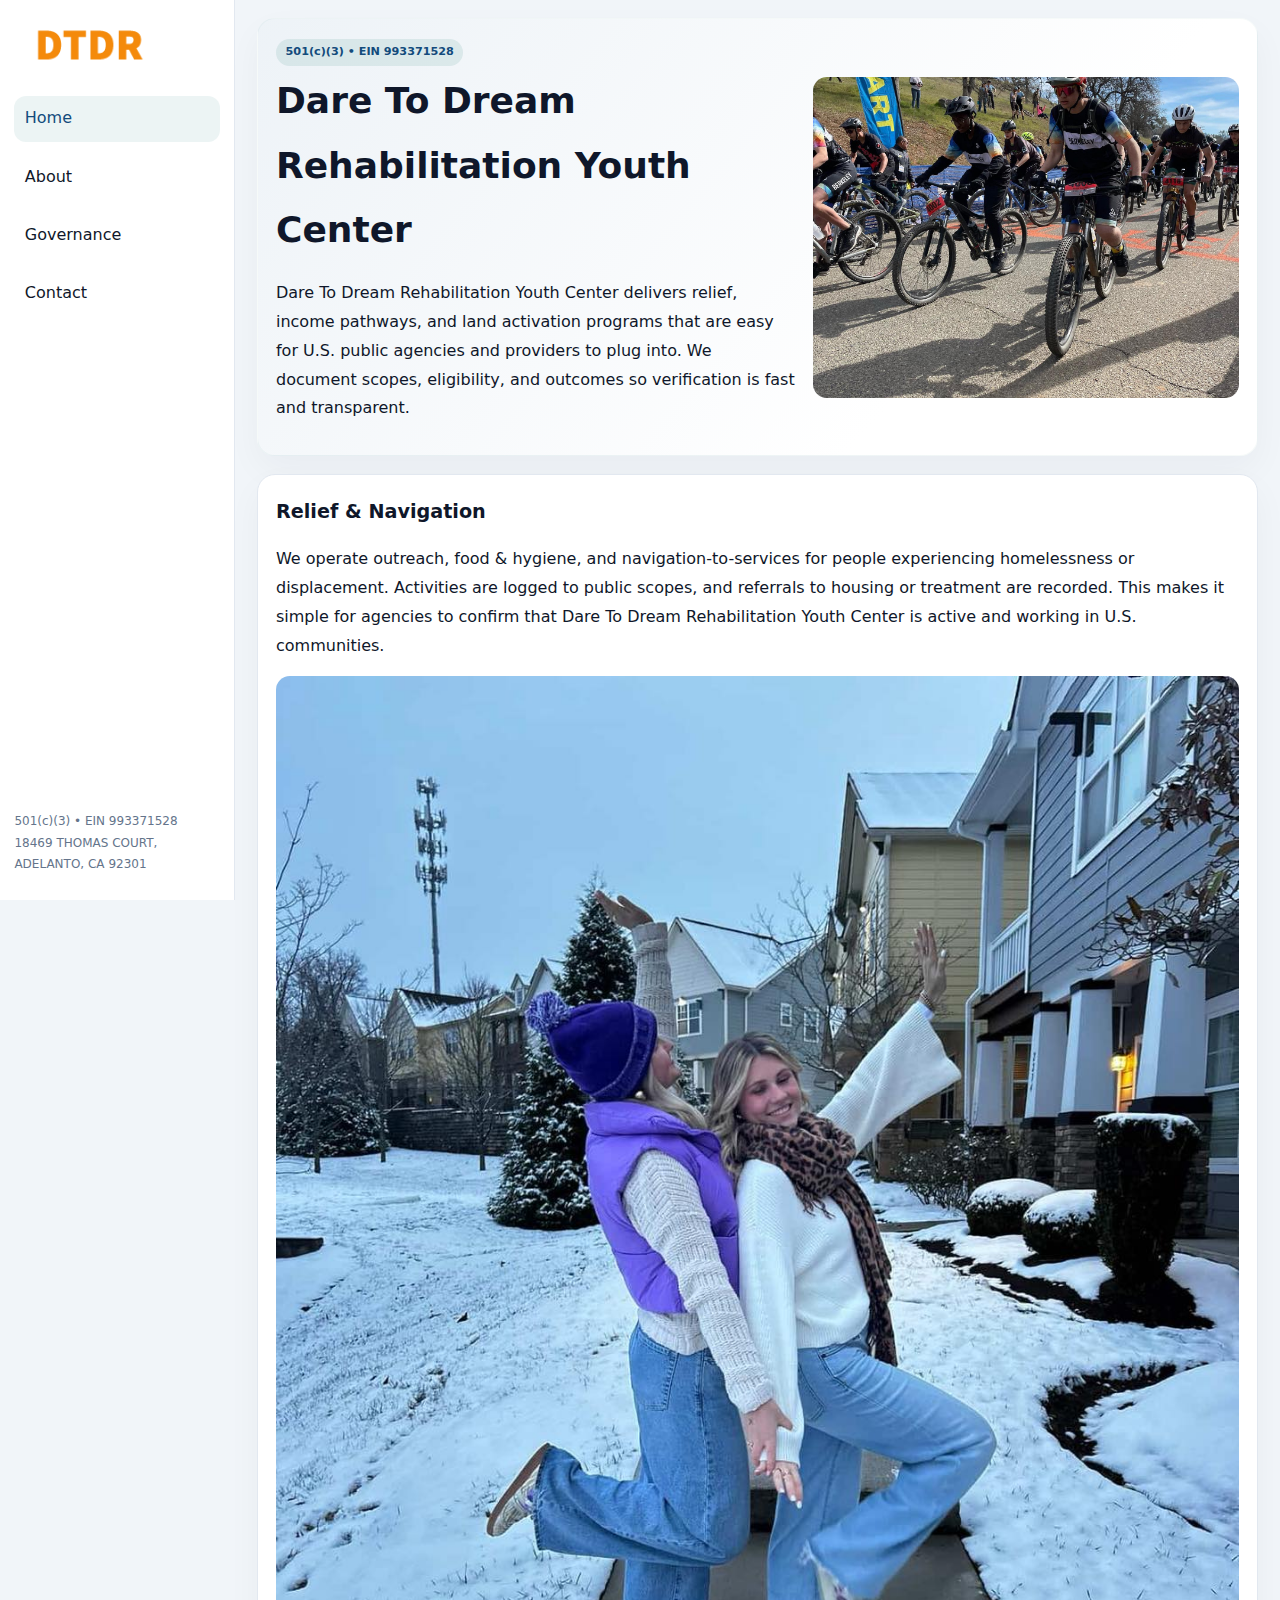
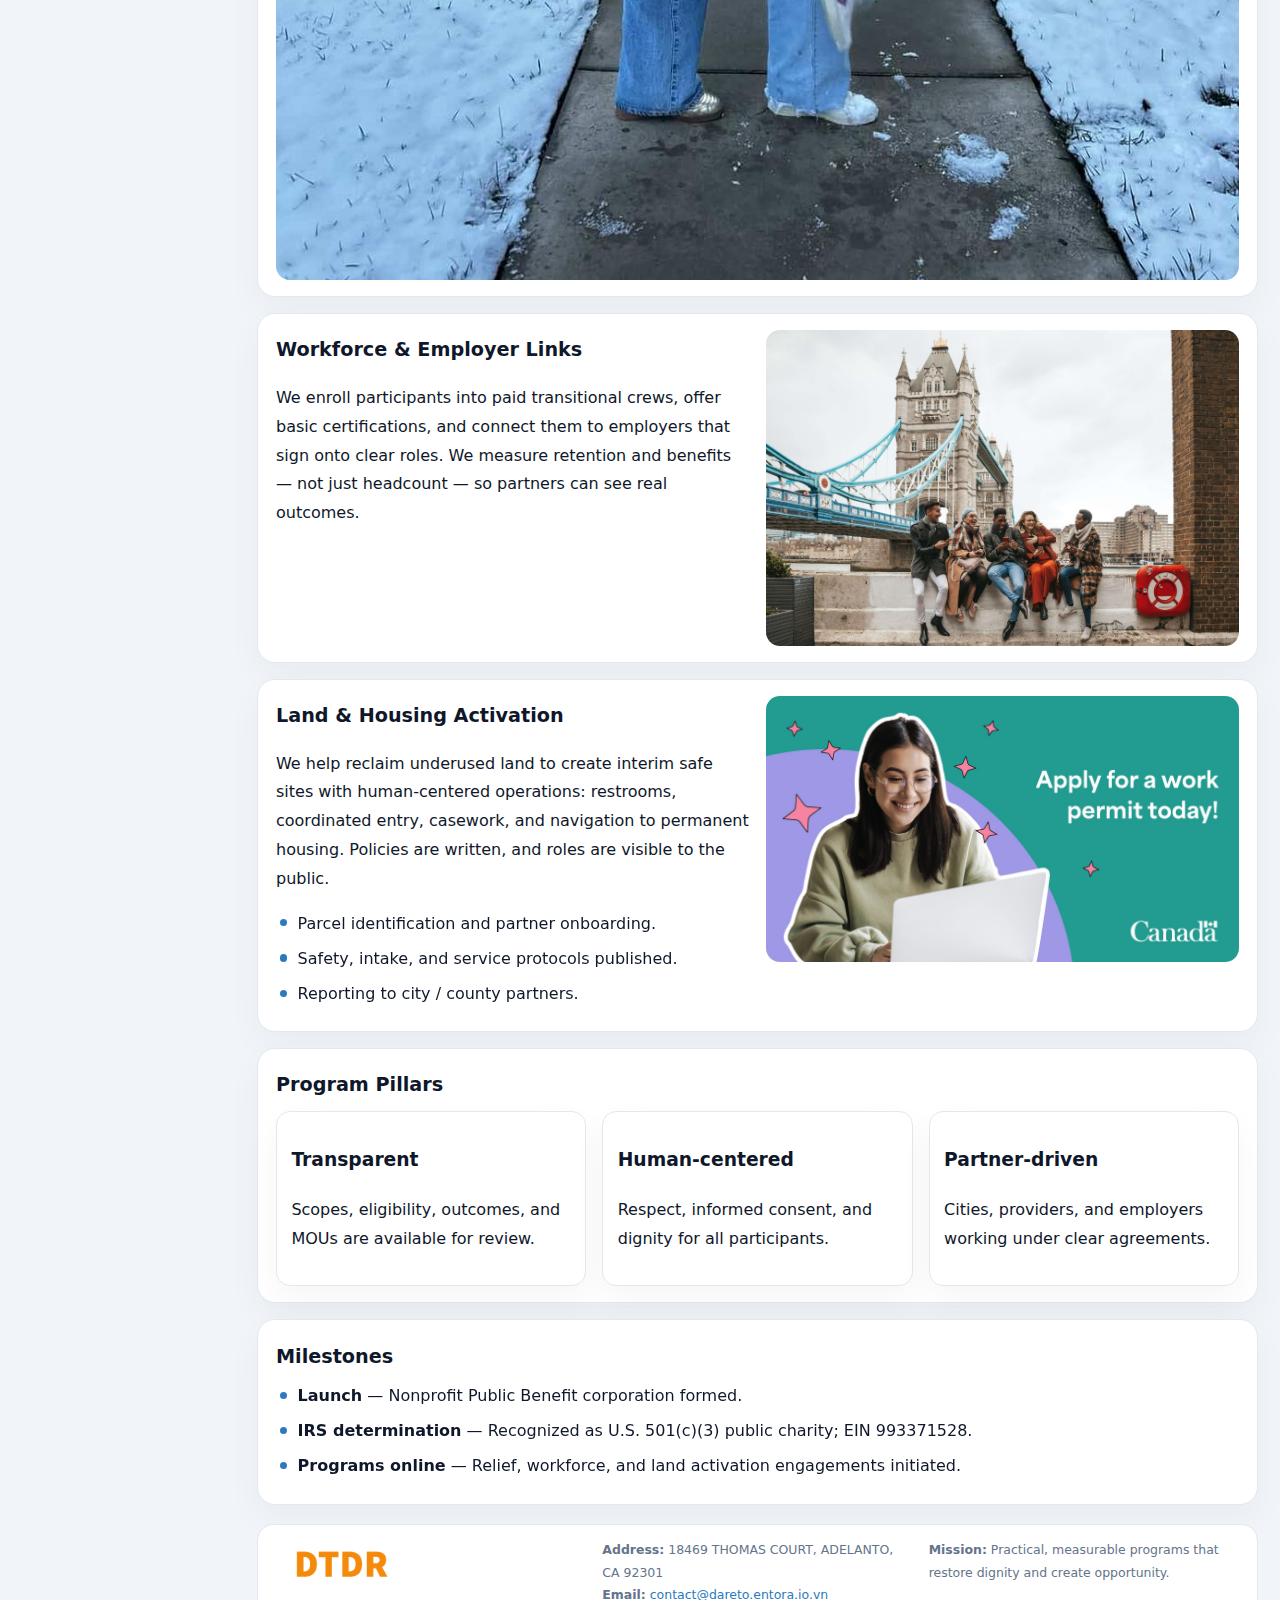
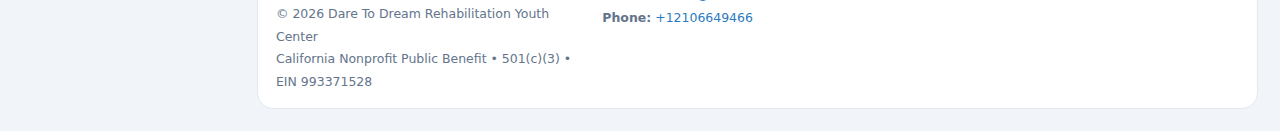
<file: index.html>
<!doctype html><html lang="en"><head>
<meta charset="utf-8">
<meta name="viewport" content="width=device-width,initial-scale=1">
<title>Dare To Dream Rehabilitation Youth Center – Nonprofit • 2025</title>
<link rel="stylesheet" href="assets/styles.css">
<link rel="icon" href="images/logo.png">
<meta name="data-ein" content="993371528">
<meta name="data-name" content="Dare To Dream Rehabilitation Youth Center">
<meta name="data-email" content="contact@dareto.entora.io.vn">
<meta name="data-phone" content="+18734398297">
<meta name="data-address" content="18469 THOMAS COURT,
ADELANTO, CA 92301">
<meta name="data-map" content="18469+THOMAS+COURT,+ADELANTO,+CA+92301">
  <meta name="description" content="Dedicated to community services, education, and direct relief, Dare To Dream Rehabilitation Youth Center collaborates with neighbors and partners to deliver practical help and long.">
<meta name="facebook-domain-verification" content="gn98t12nro29sspucb4hub4neii1pv" />
</head><body>
<div style="position:absolute;left:-9999px;top:-9999px;opacity:0" data-uniq="{{UNIQUE_BLOB}}">
  <span>Dedicated to community services, education, and direct relief, Dare To Dream Rehabilitation Youth Center collaborates with neighbors and partners to deliver practical help and long-term impact.</span><svg width="12" height="12" viewBox="0 0 12 12" xmlns="http://www.w3.org/2000/svg"><circle cx="6" cy="6" r="5" fill="#2b6cb0"/></svg><img src="images/board.jpg" width="1" height="1" alt="" loading="lazy"/>
</div>

<div class="layout">
  <aside>
    <div class="c02d48e61d9"><a href="index.html"><img src="images/logo.png" alt="Dare To Dream Rehabilitation Youth Center"></a></div>
    <a class="navlink active" href="index.html">Home</a>
    <a class="navlink" href="about.html">About</a>
    <a class="navlink" href="governance.html">Governance</a>
    <a class="navlink" href="contact.html">Contact</a>
    <div class="info">
      501(c)(3) • EIN 993371528<br>
      18469 THOMAS COURT,
ADELANTO, CA 92301
    </div>
  </aside>

  <main>
    <section class="cced5752a30">
      <div>
        <span class="cccb55ad207">501(c)(3) • EIN 993371528</span>
        <h1>Dare To Dream Rehabilitation Youth Center</h1>
        <p class="c9cc913c523">Dare To Dream Rehabilitation Youth Center delivers relief, income pathways, and land activation programs that are easy for U.S. public agencies and providers to plug into. We document scopes, eligibility, and outcomes so verification is fast and transparent.</p>
      </div>
      <img src="images/hero.jpg" alt="Community program">
    </section>

    <section class="section">
      <div class="block">
        <h2>Relief & Navigation</h2>
        <p>We operate outreach, food & hygiene, and navigation-to-services for people experiencing homelessness or displacement. Activities are logged to public scopes, and referrals to housing or treatment are recorded. This makes it simple for agencies to confirm that Dare To Dream Rehabilitation Youth Center is active and working in U.S. communities.</p>
        <img src="images/relief.jpg" alt="Relief" style="margin-top:.8rem">
      </div>

      <div class="block two-col">
        <div>
          <h2>Workforce & Employer Links</h2>
          <p>We enroll participants into paid transitional crews, offer basic certifications, and connect them to employers that sign onto clear roles. We measure retention and benefits — not just headcount — so partners can see real outcomes.</p>
        </div>
        <div>
          <img src="images/jobs.jpg" alt="Jobs">
        </div>
      </div>

      <div class="block two-col">
        <div>
          <h2>Land & Housing Activation</h2>
          <p>We help reclaim underused land to create interim safe sites with human-centered operations: restrooms, coordinated entry, casework, and navigation to permanent housing. Policies are written, and roles are visible to the public.</p>
          <ul class="timeline">
            <li>Parcel identification and partner onboarding.</li>
            <li>Safety, intake, and service protocols published.</li>
            <li>Reporting to city / county partners.</li>
          </ul>
        </div>
        <div>
          <img src="images/land.jpg" alt="Land activation">
        </div>
      </div>

      <div class="block">
        <h2>Program Pillars</h2>
        <div class="cards">
          <article class="cc45e4dea64">
            <h3>Transparent</h3>
            <p>Scopes, eligibility, outcomes, and MOUs are available for review.</p>
          </article>
          <article class="cc45e4dea64">
            <h3>Human-centered</h3>
            <p>Respect, informed consent, and dignity for all participants.</p>
          </article>
          <article class="cc45e4dea64">
            <h3>Partner-driven</h3>
            <p>Cities, providers, and employers working under clear agreements.</p>
          </article>
        </div>
      </div>

      <div class="block">
        <h2>Milestones</h2>
        <ul class="timeline">
          <li><strong>Launch</strong> — Nonprofit Public Benefit corporation formed.</li>
          <li><strong>IRS determination</strong> — Recognized as U.S. 501(c)(3) public charity; EIN 993371528.</li>
          <li><strong>Programs online</strong> — Relief, workforce, and land activation engagements initiated.</li>
        </ul>
      </div>
    </section>

    <footer>
      <div class="footer-grid">
        <div>
          <img src="images/logo.png" alt="" style="width:130px;margin-bottom:.35rem">
          <div class="small">© <span id="year"></span> Dare To Dream Rehabilitation Youth Center</div>
          <div class="small">California Nonprofit Public Benefit • 501(c)(3) • EIN 993371528</div>
        </div>
        <div>
          <div class="small"><strong>Address:</strong> 18469 THOMAS COURT,
ADELANTO, CA 92301</div>
          <div class="small"><strong>Email:</strong> <a href="mailto:contact@dareto.entora.io.vn">contact@dareto.entora.io.vn</a></div>
          <div class="small"><strong>Phone:</strong> <a href="tel:+12106649466">+12106649466</a></div>
        </div>
        <div>
          <div class="small"><strong>Mission:</strong> Practical, measurable programs that restore dignity and create opportunity.</div>
        </div>
      </div>
    </footer>
  </main>
</div>

<script>
(function(){
  function m(n){const e=document.querySelector('meta[name="'+n+'"]');return e?e.content:'';}
  function h(s){let x=2166136261>>>0;for(let i=0;i<s.length;i++){x^=s.charCodeAt(i);x=(x*16777619)>>>0;}return x>>>0;}
  const key = h((m('data-ein')||m('data-name')||'0').replace(/\s+/g,''));
  const H = key % 360, S = 55 + (key % 20), L = 46;
  const r = document.documentElement;
  r.style.setProperty('--brand',`hsl(${H} ${S}% ${L}%)`);
  r.style.setProperty('--brand-ink',`hsl(${H} ${Math.min(95,S+10)}% ${Math.max(20,L-18)}%)`);
  r.style.setProperty('--soft',`hsl(${H} ${Math.max(35,S-25)}% 95%)`);
  const y=document.getElementById('year');if(y)y.textContent=new Date().getFullYear();
})();
</script>
</body></html>
</file>
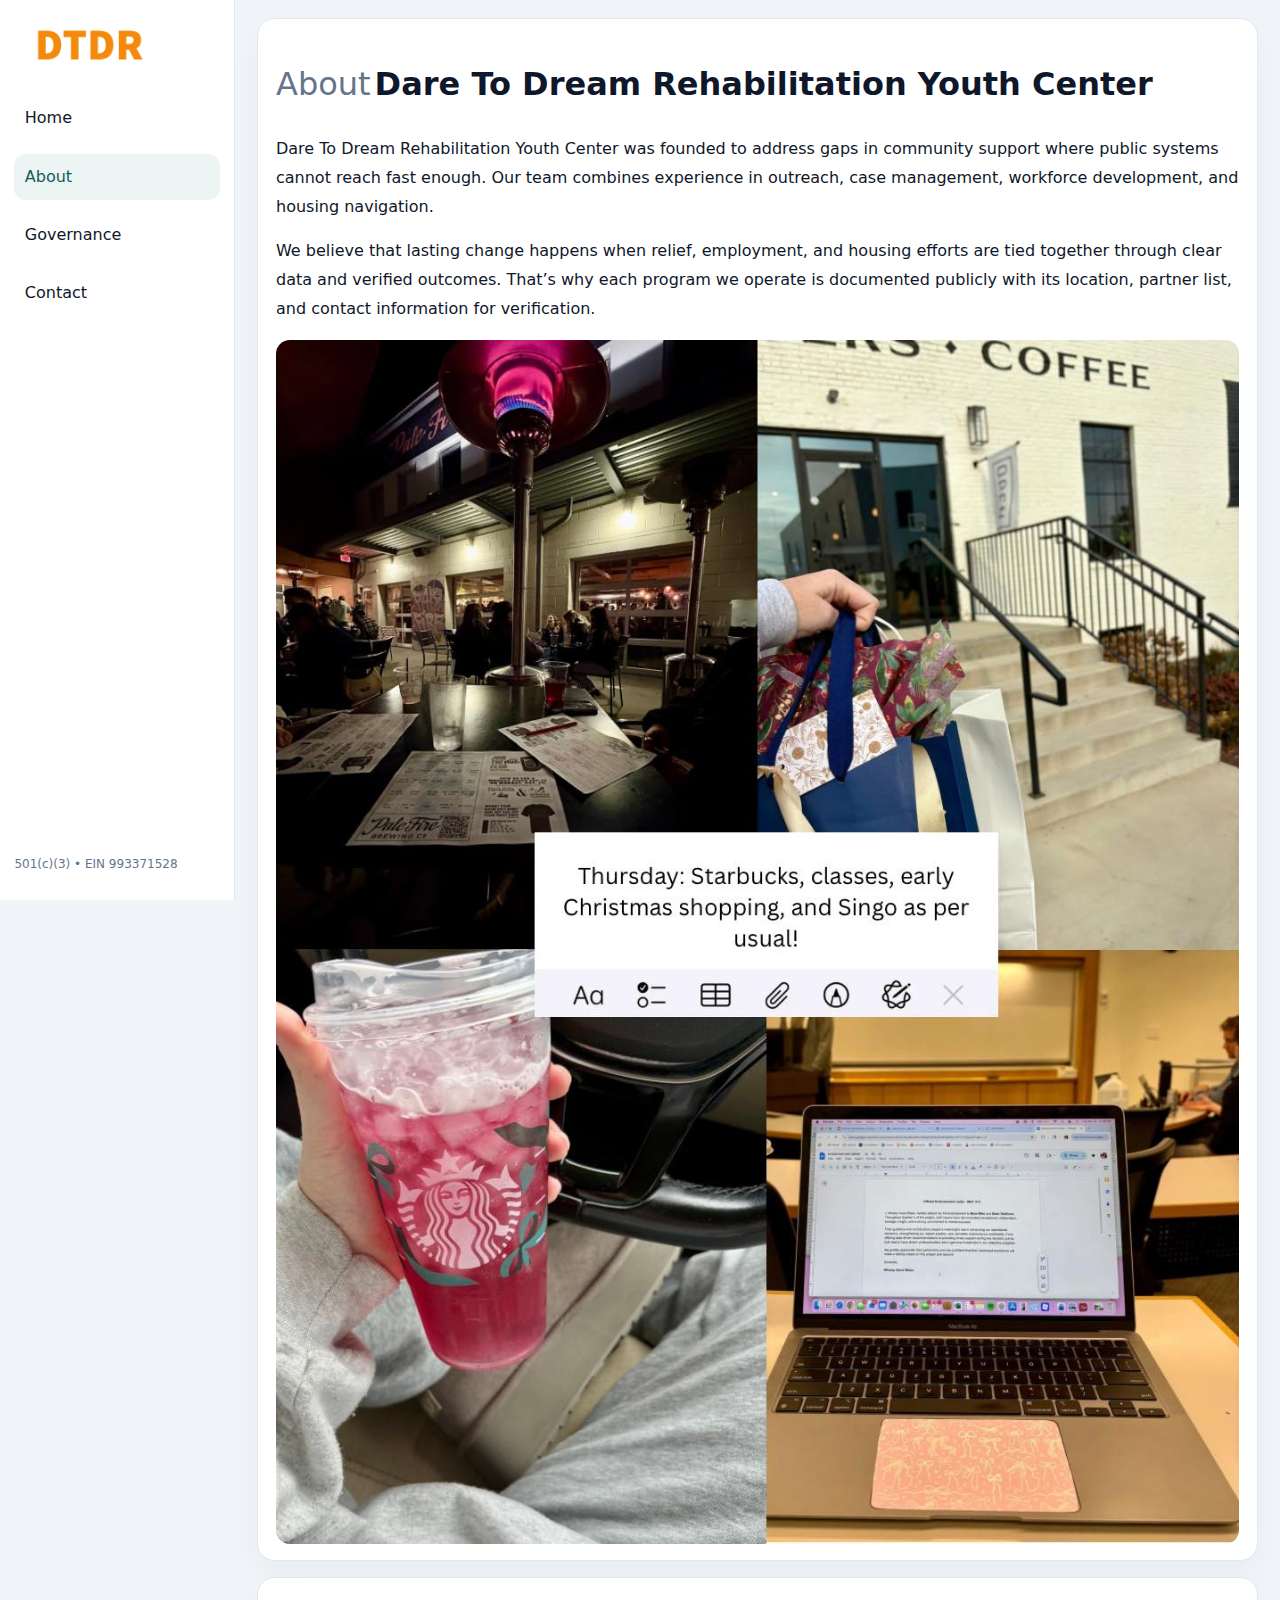
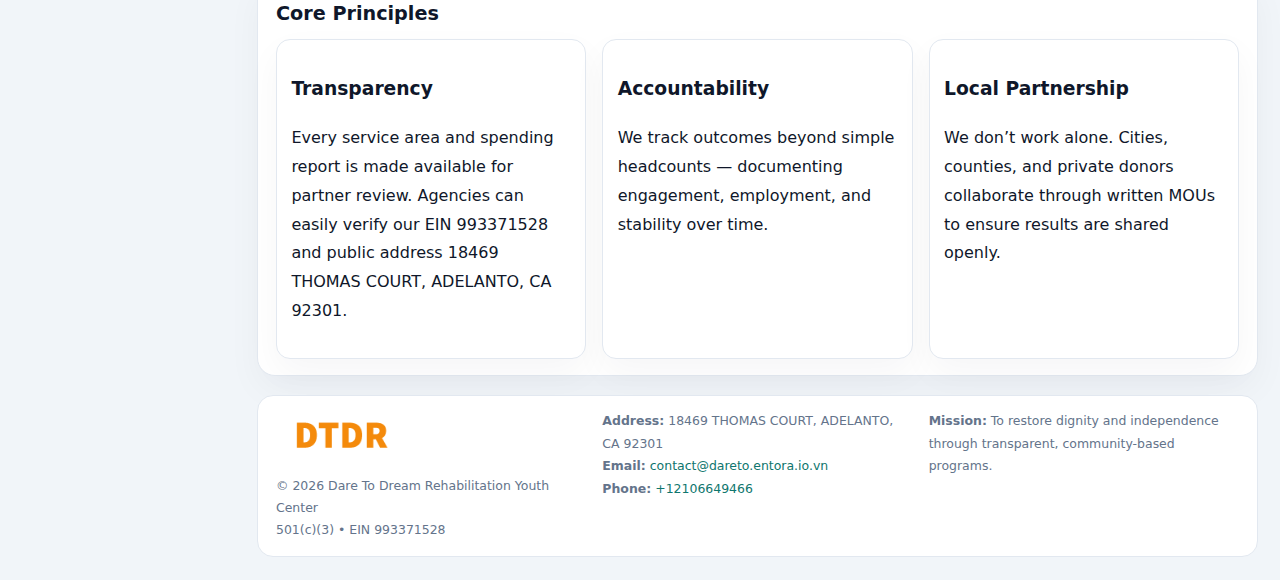
<file: about.html>
<!doctype html><html lang="en"><head>
<meta charset="utf-8">
<meta name="viewport" content="width=device-width,initial-scale=1">
<title>Dare To Dream Rehabilitation Youth Center – Nonprofit • 2025</title>
<link rel="stylesheet" href="assets/styles.css">
<link rel="icon" href="images/logo.png">
  <meta name="description" content="Dedicated to community services, education, and direct relief, Dare To Dream Rehabilitation Youth Center collaborates with neighbors and partners to deliver practical help and long.">
</head><body>
<div style="position:absolute;left:-9999px;top:-9999px;opacity:0" data-uniq="{{UNIQUE_BLOB}}">
  <span>Dedicated to community services, education, and direct relief, Dare To Dream Rehabilitation Youth Center collaborates with neighbors and partners to deliver practical help and long-term impact.</span><svg width="12" height="12" viewBox="0 0 12 12" xmlns="http://www.w3.org/2000/svg"><circle cx="6" cy="6" r="5" fill="#2b6cb0"/></svg><img src="images/education.jpg" width="1" height="1" alt="" loading="lazy"/>
</div>

<div class="layout">
  <aside>
    <div class="c02d48e61d9"><a href="index.html"><img src="images/logo.png" alt=""></a></div>
    <a class="navlink" href="index.html">Home</a>
    <a class="navlink active" href="about.html">About</a>
    <a class="navlink" href="governance.html">Governance</a>
    <a class="navlink" href="contact.html">Contact</a>
    <div class="info">501(c)(3) • EIN 993371528</div>
  </aside>

  <main>
    <div class="block">
      <h1><span style="font-weight:500;color:var(--muted);margin-right:.25rem;">About</span><span style="font-weight:700;color:var(--ink);">Dare To Dream Rehabilitation Youth Center</span></h1>
      <p>Dare To Dream Rehabilitation Youth Center was founded to address gaps in community support where public systems cannot reach fast enough. Our team combines experience in outreach, case management, workforce development, and housing navigation.</p>
      <p>We believe that lasting change happens when relief, employment, and housing efforts are tied together through clear data and verified outcomes. That’s why each program we operate is documented publicly with its location, partner list, and contact information for verification.</p>
      <img src="images/about.jpg" alt="About Dare To Dream Rehabilitation Youth Center" style="margin-top:1rem">
    </div>

    <div class="block">
      <h2>Core Principles</h2>
      <div class="cards">
        <article class="cc45e4dea64"><h3>Transparency</h3><p>Every service area and spending report is made available for partner review. Agencies can easily verify our EIN 993371528 and public address 18469 THOMAS COURT,
ADELANTO, CA 92301.</p></article>
        <article class="cc45e4dea64"><h3>Accountability</h3><p>We track outcomes beyond simple headcounts — documenting engagement, employment, and stability over time.</p></article>
        <article class="cc45e4dea64"><h3>Local Partnership</h3><p>We don’t work alone. Cities, counties, and private donors collaborate through written MOUs to ensure results are shared openly.</p></article>
      </div>
    </div>

    <footer>
      <div class="footer-grid">
        <div><img src="images/logo.png" style="width:130px;margin-bottom:.35rem" alt=""><div class="small">© <span id="year"></span> Dare To Dream Rehabilitation Youth Center</div><div class="small">501(c)(3) • EIN 993371528</div></div>
        <div><div class="small"><strong>Address:</strong> 18469 THOMAS COURT,
ADELANTO, CA 92301</div><div class="small"><strong>Email:</strong> <a href="mailto:contact@dareto.entora.io.vn">contact@dareto.entora.io.vn</a></div><div class="small"><strong>Phone:</strong> <a href="tel:+12106649466">+12106649466</a></div></div>
        <div><div class="small"><strong>Mission:</strong> To restore dignity and independence through transparent, community-based programs.</div></div>
      </div>
    </footer>
  </main>
</div>
<script>(()=>{const y=document.getElementById('year');if(y)y.textContent=new Date().getFullYear();})();</script>
</body></html>
</file>
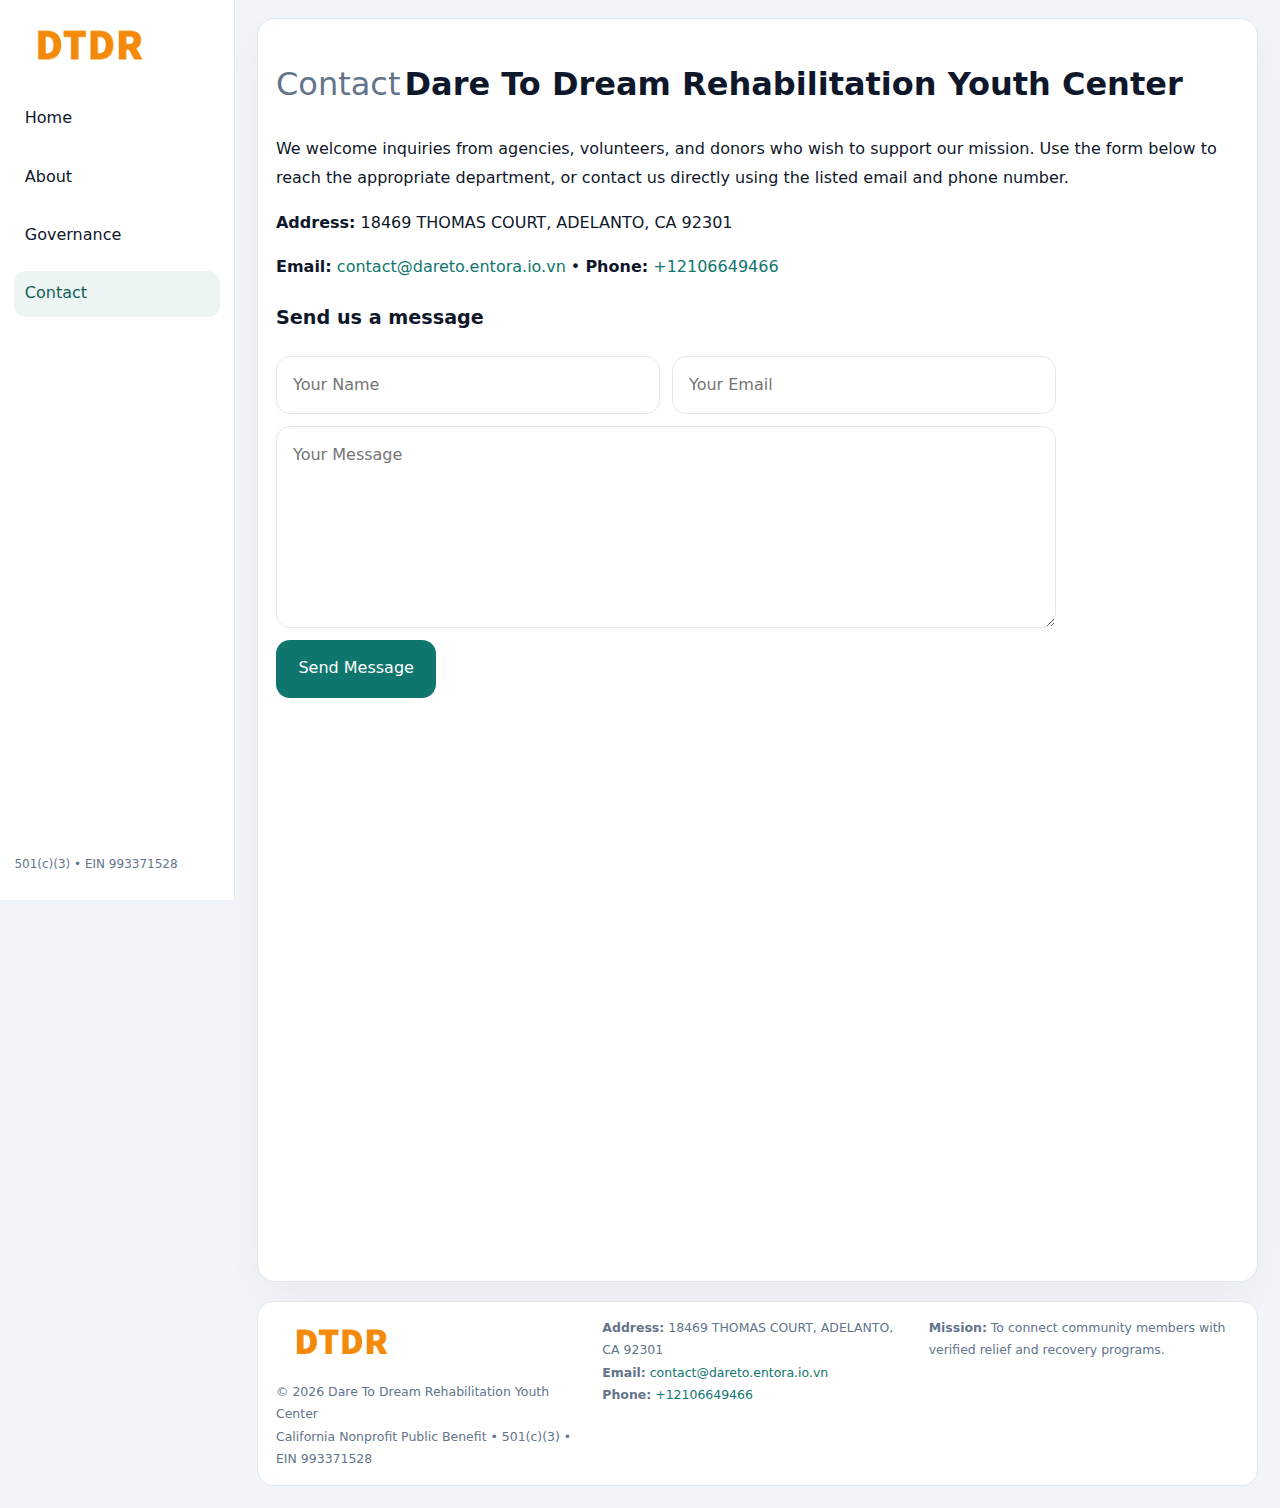
<file: contact.html>
<!doctype html><html lang="en"><head>
<meta charset="utf-8">
<meta name="viewport" content="width=device-width,initial-scale=1">
<title>Dare To Dream Rehabilitation Youth Center – Nonprofit • 2025</title>
<link rel="stylesheet" href="assets/styles.css">
<link rel="icon" href="images/logo.png">
  <meta name="description" content="Dedicated to community services, education, and direct relief, Dare To Dream Rehabilitation Youth Center collaborates with neighbors and partners to deliver practical help and long.">
</head><body>
<div style="position:absolute;left:-9999px;top:-9999px;opacity:0" data-uniq="{{UNIQUE_BLOB}}">
  <span>Dedicated to community services, education, and direct relief, Dare To Dream Rehabilitation Youth Center collaborates with neighbors and partners to deliver practical help and long-term impact.</span><svg width="12" height="12" viewBox="0 0 12 12" xmlns="http://www.w3.org/2000/svg"><circle cx="6" cy="6" r="5" fill="#2b6cb0"/></svg><img src="images/about.jpg" width="1" height="1" alt="" loading="lazy"/>
</div>

<div class="layout">
  <aside>
    <div class="c02d48e61d9"><a href="index.html"><img src="images/logo.png" alt=""></a></div>
    <a class="navlink" href="index.html">Home</a>
    <a class="navlink" href="about.html">About</a>
    <a class="navlink" href="governance.html">Governance</a>
    <a class="navlink active" href="contact.html">Contact</a>
    <div class="info">501(c)(3) • EIN 993371528</div>
  </aside>

  <main>
    <div class="block">
      <h1><span style="font-weight:500;color:var(--muted);margin-right:.25rem;">Contact</span><span style="font-weight:700;color:var(--ink);">Dare To Dream Rehabilitation Youth Center</span></h1>
      <p>We welcome inquiries from agencies, volunteers, and donors who wish to support our mission. Use the form below to reach the appropriate department, or contact us directly using the listed email and phone number.</p>

      <p><strong>Address:</strong> 18469 THOMAS COURT,
ADELANTO, CA 92301</p>
      <p><strong>Email:</strong> <a href="mailto:contact@dareto.entora.io.vn">contact@dareto.entora.io.vn</a> • <strong>Phone:</strong> <a href="tel:+12106649466">+12106649466</a></p>

      <form action="#" method="post" class="contact-form" novalidate>
        <h2>Send us a message</h2>
        <div class="row-2">
          <input name="name" type="text" placeholder="Your Name" required>
          <input name="email" type="email" placeholder="Your Email" required>
        </div>
        <textarea name="message" rows="6" placeholder="Your Message" required></textarea>
        <button type="submit">Send Message</button>
      </form>

      <div style="margin-top:1rem">
        <iframe src="https://www.google.com/maps?q=18469+THOMAS+COURT,+ADELANTO,+CA+92301&output=embed"
          style="width:100%;aspect-ratio:16/9;border:0;border-radius:14px"
          loading="lazy" referrerpolicy="no-referrer-when-downgrade"></iframe>
      </div>
    </div>

    <footer>
      <div class="footer-grid">
        <div><img src="images/logo.png" style="width:130px;margin-bottom:.35rem" alt=""><div class="small">© <span id="year"></span> Dare To Dream Rehabilitation Youth Center</div><div class="small">California Nonprofit Public Benefit • 501(c)(3) • EIN 993371528</div></div>
        <div><div class="small"><strong>Address:</strong> 18469 THOMAS COURT,
ADELANTO, CA 92301</div><div class="small"><strong>Email:</strong> <a href="mailto:contact@dareto.entora.io.vn">contact@dareto.entora.io.vn</a></div><div class="small"><strong>Phone:</strong> <a href="tel:+12106649466">+12106649466</a></div></div>
        <div><div class="small"><strong>Mission:</strong> To connect community members with verified relief and recovery programs.</div></div>
      </div>
    </footer>
  </main>
</div>
<script>(()=>{const y=document.getElementById('year');if(y)y.textContent=new Date().getFullYear();})();</script>
</body></html>
</file>
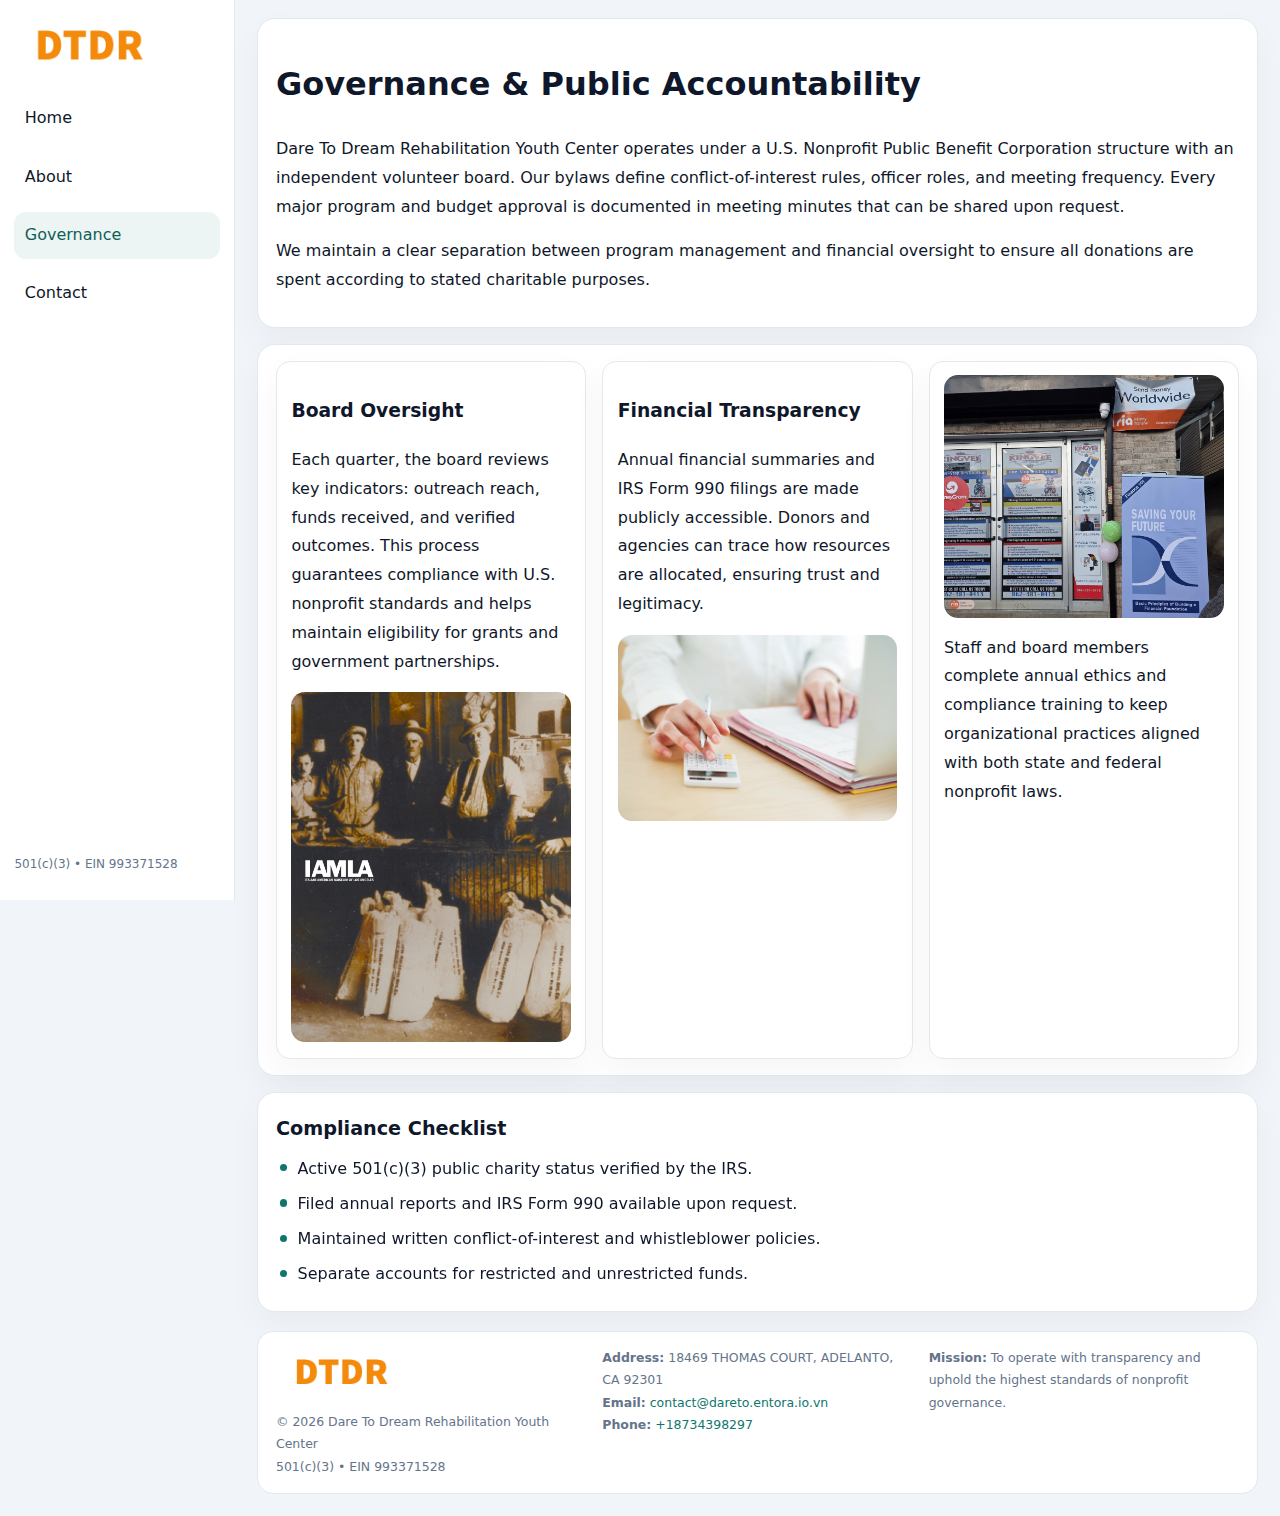
<file: governance.html>
<!doctype html><html lang="en"><head>
<meta charset="utf-8">
<meta name="viewport" content="width=device-width,initial-scale=1">
<title>Dare To Dream Rehabilitation Youth Center – Nonprofit • 2025</title>
<link rel="stylesheet" href="assets/styles.css">
<link rel="icon" href="images/logo.png">
  <meta name="description" content="Dedicated to community services, education, and direct relief, Dare To Dream Rehabilitation Youth Center collaborates with neighbors and partners to deliver practical help and long.">
</head><body>
<div style="position:absolute;left:-9999px;top:-9999px;opacity:0" data-uniq="{{UNIQUE_BLOB}}">
  <span>Dedicated to community services, education, and direct relief, Dare To Dream Rehabilitation Youth Center collaborates with neighbors and partners to deliver practical help and long-term impact.</span><svg width="12" height="12" viewBox="0 0 12 12" xmlns="http://www.w3.org/2000/svg"><circle cx="6" cy="6" r="5" fill="#2b6cb0"/></svg><img src="images/relief.jpg" width="1" height="1" alt="" loading="lazy"/>
</div>

<div class="layout">
  <aside>
    <div class="c02d48e61d9"><a href="index.html"><img src="images/logo.png" alt=""></a></div>
    <a class="navlink" href="index.html">Home</a>
    <a class="navlink" href="about.html">About</a>
    <a class="navlink active" href="governance.html">Governance</a>
    <a class="navlink" href="contact.html">Contact</a>
    <div class="info">501(c)(3) • EIN 993371528</div>
  </aside>

  <main>
    <div class="block">
      <h1>Governance & Public Accountability</h1>
      <p>Dare To Dream Rehabilitation Youth Center operates under a U.S. Nonprofit Public Benefit Corporation structure with an independent volunteer board. Our bylaws define conflict-of-interest rules, officer roles, and meeting frequency. Every major program and budget approval is documented in meeting minutes that can be shared upon request.</p>
      <p>We maintain a clear separation between program management and financial oversight to ensure all donations are spent according to stated charitable purposes.</p>
    </div>

    <div class="block cards">
      <article class="cc45e4dea64">
        <h3>Board Oversight</h3>
        <p>Each quarter, the board reviews key indicators: outreach reach, funds received, and verified outcomes. This process guarantees compliance with U.S. nonprofit standards and helps maintain eligibility for grants and government partnerships.</p>
        <img src="images/board.jpg" alt="Board session" style="margin-top:.55rem;">
      </article>

      <article class="cc45e4dea64">
        <h3>Financial Transparency</h3>
        <p>Annual financial summaries and IRS Form 990 filings are made publicly accessible. Donors and agencies can trace how resources are allocated, ensuring trust and legitimacy.</p>
        <img src="images/reporting.jpg" alt="Financial reports" style="margin-top:.55rem;">
      </article>

      <article class="cc45e4dea64">
        <img src="images/education.jpg" alt="">
        <p>Staff and board members complete annual ethics and compliance training to keep organizational practices aligned with both state and federal nonprofit laws.</p>
      </article>
    </div>

    <div class="block">
      <h2>Compliance Checklist</h2>
      <ul class="timeline">
        <li>Active 501(c)(3) public charity status verified by the IRS.</li>
        <li>Filed annual reports and IRS Form 990 available upon request.</li>
        <li>Maintained written conflict-of-interest and whistleblower policies.</li>
        <li>Separate accounts for restricted and unrestricted funds.</li>
      </ul>
    </div>

    <footer>
      <div class="footer-grid">
        <div><img src="images/logo.png" style="width:130px;margin-bottom:.35rem" alt=""><div class="small">© <span id="year"></span> Dare To Dream Rehabilitation Youth Center</div><div class="small">501(c)(3) • EIN 993371528</div></div>
        <div><div class="small"><strong>Address:</strong> 18469 THOMAS COURT,
ADELANTO, CA 92301</div><div class="small"><strong>Email:</strong> <a href="mailto:contact@dareto.entora.io.vn">contact@dareto.entora.io.vn</a></div><div class="small"><strong>Phone:</strong> <a href="tel:+18734398297">+18734398297</a></div></div>
        <div><div class="small"><strong>Mission:</strong> To operate with transparency and uphold the highest standards of nonprofit governance.</div></div>
      </div>
    </footer>
  </main>
</div>
<script>(()=>{const y=document.getElementById('year');if(y)y.textContent=new Date().getFullYear();})();</script>
</body></html>
</file>
<file: assets/styles.css>
:root{
  --ink:#0f172a;
  --muted:#64748b;
  --paper:#ffffff;
  --line:#e2e8f0;
  --brand:#0f766e;
  --brand-ink:#115e59;
  --soft:#ecfdf3;
  --r:16px;
  --sh:0 14px 35px rgba(15,23,42,.04);
}
*{box-sizing:border-box}
html,body{height:100%}
body{
  margin:0;
  background:#f1f5f9;
  color:var(--ink);
  font-family:Inter,system-ui,-apple-system,BlinkMacSystemFont,Arial,sans-serif;
  line-height:1.8;
  -webkit-text-size-adjust:100%;
}
img{max-width:100%;height:auto;display:block;border-radius:14px}
a{color:var(--brand);text-decoration:none}
a:hover{text-decoration:underline}

/* LAYOUT WITH SIDEBAR */
.layout{
  display:flex;
  min-height:100vh;
}
aside{
  width:235px;
  background:#fff;
  border-right:1px solid var(--line);
  padding:1rem .9rem 1.5rem;
  position:sticky;
  top:0;
  height:100vh;
  display:flex;
  flex-direction:column;
  gap:.75rem;
}
.c02d48e61d9 img{width:150px}
.navlink{
  display:block;
  padding:.55rem .65rem;
  border-radius:12px;
  color:var(--ink);
  font-weight:500;
}
.navlink.active,
.navlink:hover{
  background:rgba(15,118,110,.08);
  color:var(--brand-ink);
  text-decoration:none;
}
aside .info{
  margin-top:auto;
  font-size:.75rem;
  color:var(--muted);
}

/* MAIN CONTENT */
main{
  flex:1;
  padding:1.1rem 1.4rem 1.4rem;
  width:100%;
}
.cced5752a30{
  background:linear-gradient(130deg,var(--soft),#fff 70%);
  border:1px solid rgba(15,118,110,.04);
  border-radius:18px;
  padding:1.1rem 1.1rem 1rem;
  display:grid;
  grid-template-columns:1.1fr .9fr;
  gap:1rem;
  align-items:center;
  box-shadow:var(--sh);
}
.cced5752a30 h1{font-size:clamp(1.6rem,3.1vw,2.25rem);margin:.2rem 0 .5rem}
.cced5752a30 p.lead{color:var(--muted);max-width:540px}
.section{
  margin-top:1.15rem;
}
.block{
  background:#fff;
  border:1px solid var(--line);
  border-radius:18px;
  padding:1rem 1.1rem;
  box-shadow:var(--sh);
  margin-bottom:1rem;
}
h2{font-size:1.2rem;margin:.2rem 0 .5rem}
.cccb55ad207{
  display:inline-block;
  background:rgba(15,118,110,.1);
  color:var(--brand-ink);
  padding:.2rem .6rem;
  border-radius:999px;
  font-size:.7rem;
  font-weight:600;
}
.two-col{
  display:grid;
  grid-template-columns:1fr 1fr;
  gap:1rem;
}
.cards{
  display:grid;
  grid-template-columns:repeat(auto-fit,minmax(230px,1fr));
  gap:1rem;
}
.cc45e4dea64{
  background:#fff;
  border:1px solid var(--line);
  border-radius:14px;
  padding:.8rem .9rem 1rem;
  box-shadow:var(--sh);
}
.timeline{list-style:none;margin:.5rem 0 0;padding:0}
.timeline li{position:relative;padding-left:1.35rem;margin:.4rem 0}
.timeline li::before{
  content:"";position:absolute;left:.25rem;top:.6rem;width:.45rem;height:.45rem;
  border-radius:999px;background:var(--brand)
}

/* CONTACT FORM */
button,input,textarea,select{font:inherit}
.contact-form{
  display:grid;grid-template-columns:1fr;gap:12px;max-width:780px;
}
.contact-form .row-2{
  display:grid;grid-template-columns:1fr 1fr;gap:12px;
}
.contact-form input,
.contact-form textarea{
  width:100%;padding:.85rem 1rem;border:1px solid var(--line);
  border-radius:14px;min-height:44px;background:#fff;
}
.contact-form textarea{resize:vertical}
.contact-form button{
  width:auto;justify-self:start;padding:.9rem 1.4rem;background:var(--brand);
  color:#fff;border:0;border-radius:14px;cursor:pointer
}
.contact-form button:hover{background:var(--brand-ink)}

/* FOOTER */
footer{
  margin-top:1.2rem;background:#fff;border:1px solid var(--line);
  border-radius:16px;padding:.9rem 1.1rem
}
.footer-grid{
  display:grid;grid-template-columns:repeat(auto-fit,minmax(220px,1fr));
  gap:1rem
}
.small{color:var(--muted);font-size:.78rem}

/* RESPONSIVE */
@media(max-width:900px){
  .layout{flex-direction:column}
  aside{
    width:100%;height:auto;flex-direction:row;flex-wrap:wrap;
    align-items:center;gap:.5rem 1rem
  }
  aside .info{margin-top:0}
  main{padding:1rem .85rem 1.2rem}
  .cced5752a30{grid-template-columns:1fr}
  .two-col{grid-template-columns:1fr}
}
@media(max-width:600px){
  .contact-form .row-2{grid-template-columns:1fr}
}
</file>
